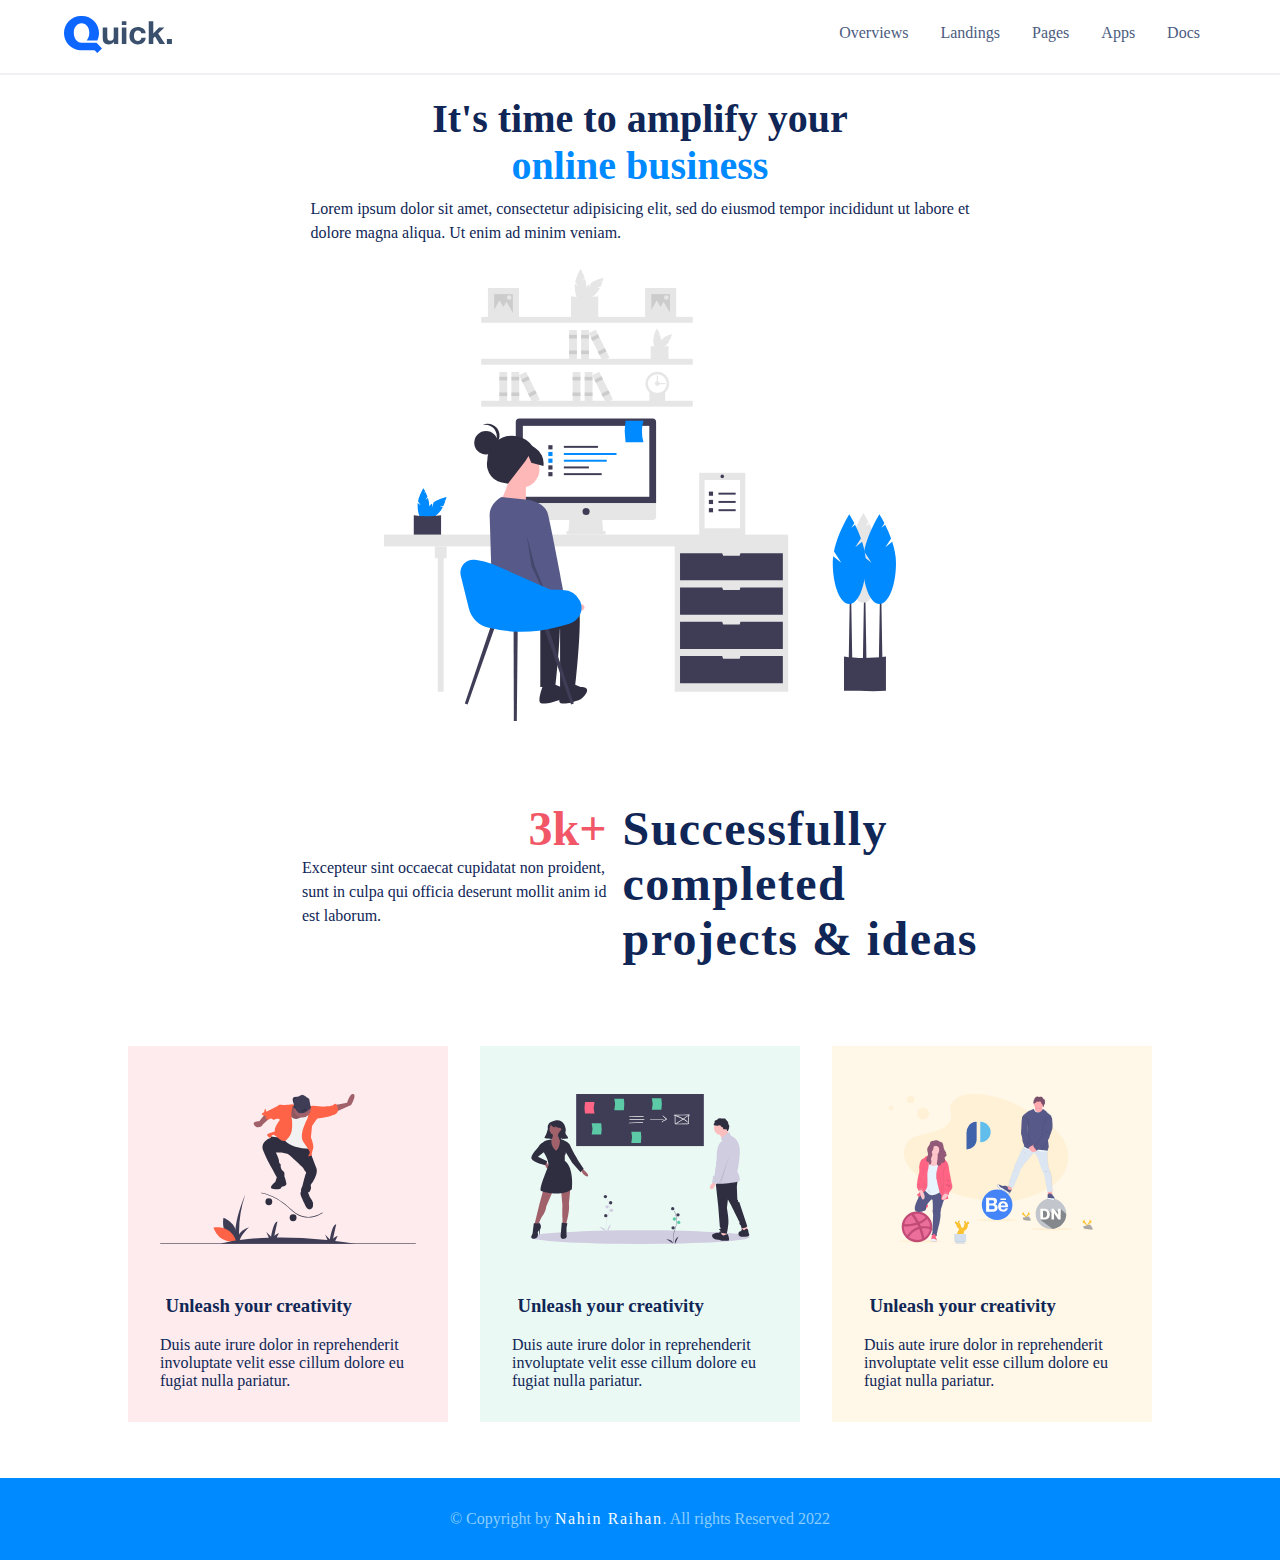
<file: index.html>
<!DOCTYPE html>
<html lang="en">
<head>
  <meta charset="UTF-8">
  <meta name="viewport" content="width=device-width, initial-scale=1.0">
  <meta http-equiv="X-UA-Compatible" content="ie=edge">
  <title>Quick | Amplify your online business</title>
  <link rel="stylesheet" href="css/style.css">
</head>
<body>
  <!-- Header Starts -->
  <header>
    <!-- Logo Section -->
    <div id="logo">
      <img src="images/dark.svg" alt="Quick logo">
    </div>
    <!-- Navigation Bar -->
    <nav>
      <ul>
        <li>
          <a href="#">Overviews</a>
        </li>
        <li>
          <a href="#">Landings</a>
        </li>
        <li>
          <a href="#">Pages</a>
        </li>
        <li>
          <a href="#">Apps</a>
        </li>
        <li>
          <a href="#">Docs</a>
        </li>
      </ul>
    </nav>
  </header>
  <!-- Header Ends -->

  <!-- Main Starts -->
  <main>
    <!-- Section one starts-->
    <section id="one">
      <h1>It's time to amplify your <br><span>online business</span></h1>
      <p>Lorem ipsum dolor sit amet, consectetur adipisicing elit, sed do eiusmod tempor incididunt ut labore et<br>dolore magna aliqua. Ut enim ad minim veniam.</p>
      <img src="images/illustration-1.svg" alt="A girl in front of her serene workplace" class="workspace">
    </section>
    <!-- Section one ends -->

    <!-- Section two starts-->
    <section id="two">
      <!-- Left text -->
      <div id="text-left">
        <h2>3k+</h2>
        <p>Excepteur sint occaecat cupidatat non proident,<br>sunt in culpa qui officia deserunt mollit anim id<br>est laborum.</p>
      </div>
      <!-- Right text -->
      <div id="text-right">
        <h2>Successfully<br>completed<br>projects & ideas</h2>
      </div>
    </section>
    <!-- Section 2 ends -->

    <!-- Section 3 starts-->
    <section id="three">
      <div class="img-container" id="cont-one">
        <div class="img-box">
          <img src="images/illustration-5.svg" alt="A guy skateboarding" class="illustration" id="img-one">
        </div>
        <div class="text-box">
          <h3>Unleash your creativity</h3>
          <p>Duis aute irure dolor in reprehenderit involuptate velit esse cillum dolore eu fugiat nulla pariatur.</p>
        </div>
      </div>

      <div class="img-container" id="cont-two">
        <div class="img-box">
          <img src="images/illustration-6.svg" alt="Two ppl looking at a bulleting board" class="illustration" id="img-two">
        </div>
        <div class="text-box">
          <h3>Unleash your creativity</h3>
          <p>Duis aute irure dolor in reprehenderit involuptate velit esse cillum dolore eu fugiat nulla pariatur.</p>
        </div>
      </div>

      <div class="img-container" id="cont-three">
        <div class="img-box">
          <img src="images/illustration-7.svg" alt="Two dudes doing sth i have no idea" id="img-three" class="illustration">
        </div>
        <div class="text-box">
          <h3>Unleash your creativity</h3>
          <p>Duis aute irure dolor in reprehenderit involuptate velit esse cillum dolore eu fugiat nulla pariatur.</p>
        </div>
      </div>
    </section>
    <!-- Section 3 ends -->

    <!-- Footer Starts -->
    <footer>
      <p>&copy; Copyright by <span>Nahin Raihan</span>. All rights Reserved 2022 </p>
    </footer>
  </main>
</body>
</html>
</file>
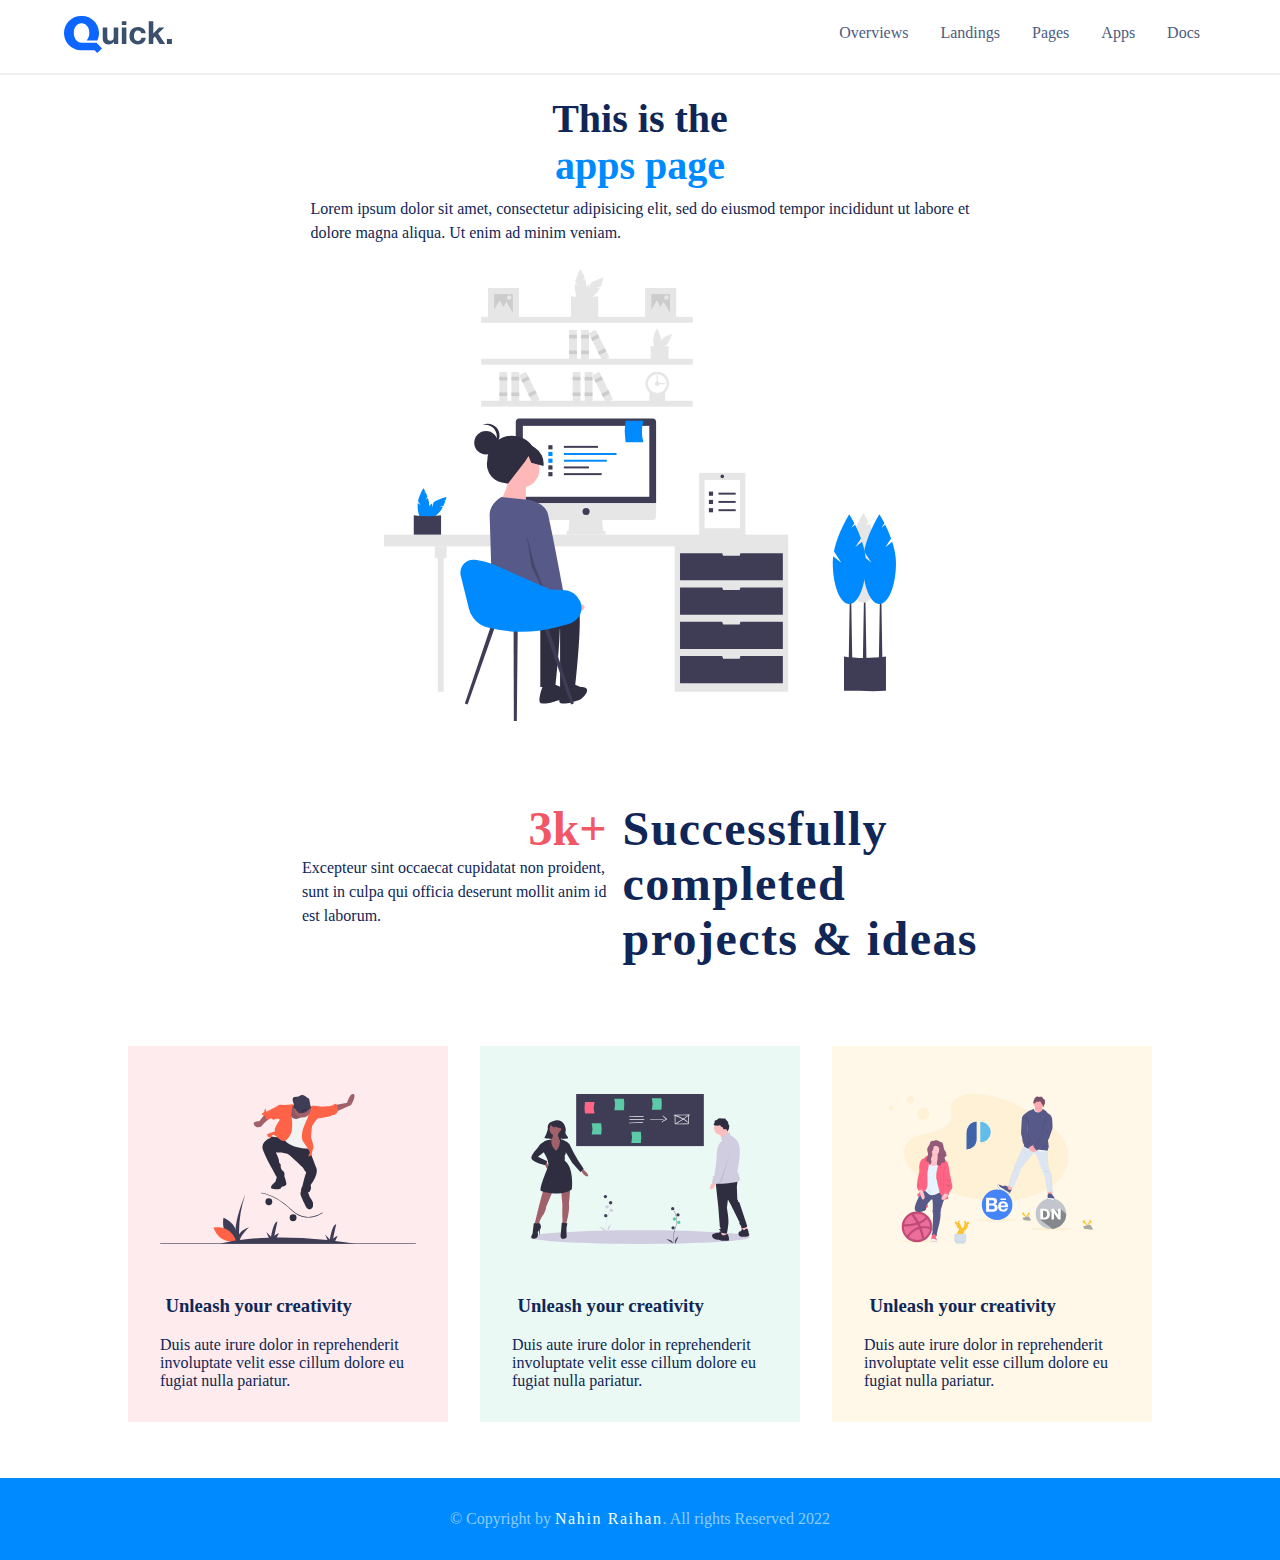
<file: apps.html>
<!DOCTYPE html>
<html lang="en">
<head>
  <meta charset="UTF-8">
  <meta name="viewport" content="width=device-width, initial-scale=1.0">
  <meta http-equiv="X-UA-Compatible" content="ie=edge">
  <title>Quick | Amplify your online business</title>
  <link rel="stylesheet" href="css/style.css">
</head>
<body>
  <!-- Header Starts -->
  <header>
    <!-- Logo Section -->
    <div id="logo">
      <a href="index.html">
        <img src="images/dark.svg" alt="Quick logo">
      </a>
    </div>
    <!-- Navigation Bar -->
    <nav>
      <ul>
        <li>
          <a href="overview.html">Overviews</a>
        </li>
        <li>
          <a href="landings.html">Landings</a>
        </li>
        <li>
          <a href="pages.html">Pages</a>
        </li>
        <li>
          <a href="apps.html">Apps</a>
        </li>
        <li>
          <a href="docs.html">Docs</a>
        </li>
      </ul>
    </nav>
  </header>
  <!-- Header Ends -->

  <!-- Main Starts -->
  <main>
    <!-- Section one starts-->
    <section id="one">
      <h1>This is the <br><span>apps page</span></h1>
      <p>Lorem ipsum dolor sit amet, consectetur adipisicing elit, sed do eiusmod tempor incididunt ut labore et<br>dolore magna aliqua. Ut enim ad minim veniam.</p>
      <img src="images/illustration-1.svg" alt="A girl in front of her serene workplace" class="workspace">
    </section>
    <!-- Section one ends -->

    <!-- Section two starts-->
    <section id="two">
      <!-- Left text -->
      <div id="text-left">
        <h2>3k+</h2>
        <p>Excepteur sint occaecat cupidatat non proident,<br>sunt in culpa qui officia deserunt mollit anim id<br>est laborum.</p>
      </div>
      <!-- Right text -->
      <div id="text-right">
        <h2>Successfully<br>completed<br>projects & ideas</h2>
      </div>
    </section>
    <!-- Section 2 ends -->

    <!-- Section 3 starts-->
    <section id="three">
      <div class="img-container" id="cont-one">
        <div class="img-box">
          <img src="images/illustration-5.svg" alt="A guy skateboarding" class="illustration" id="img-one">
        </div>
        <div class="text-box">
          <h3>Unleash your creativity</h3>
          <p>Duis aute irure dolor in reprehenderit involuptate velit esse cillum dolore eu fugiat nulla pariatur.</p>
        </div>
      </div>

      <div class="img-container" id="cont-two">
        <div class="img-box">
          <img src="images/illustration-6.svg" alt="Two ppl looking at a bulleting board" class="illustration" id="img-two">
        </div>
        <div class="text-box">
          <h3>Unleash your creativity</h3>
          <p>Duis aute irure dolor in reprehenderit involuptate velit esse cillum dolore eu fugiat nulla pariatur.</p>
        </div>
      </div>

      <div class="img-container" id="cont-three">
        <div class="img-box">
          <img src="images/illustration-7.svg" alt="Two dudes doing sth i have no idea" id="img-three" class="illustration">
        </div>
        <div class="text-box">
          <h3>Unleash your creativity</h3>
          <p>Duis aute irure dolor in reprehenderit involuptate velit esse cillum dolore eu fugiat nulla pariatur.</p>
        </div>
      </div>
    </section>
    <!-- Section 3 ends -->

    <!-- Footer Starts -->
    <footer>
      <p>&copy; Copyright by <span>Nahin Raihan</span>. All rights Reserved 2022 </p>
    </footer>
  </main>
</body>
</html>
</file>
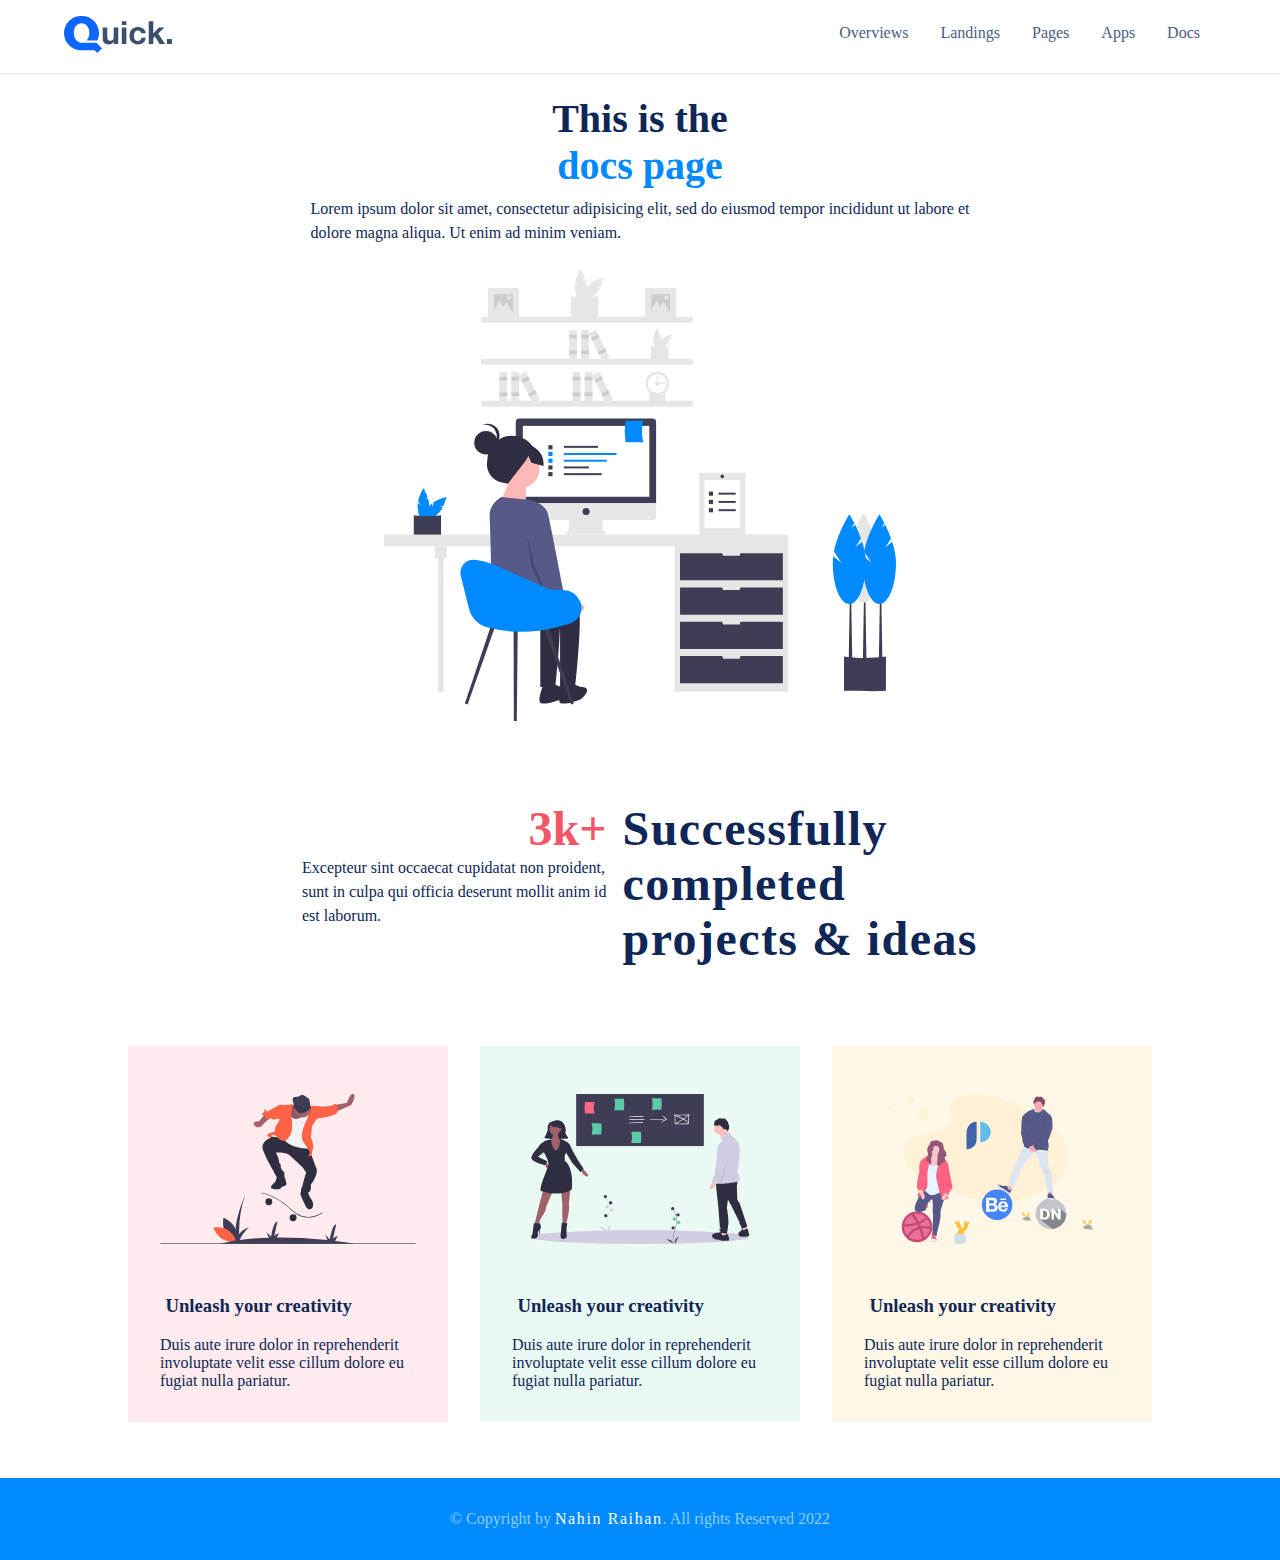
<file: docs.html>
<!DOCTYPE html>
<html lang="en">
<head>
  <meta charset="UTF-8">
  <meta name="viewport" content="width=device-width, initial-scale=1.0">
  <meta http-equiv="X-UA-Compatible" content="ie=edge">
  <title>Quick | Amplify your online business</title>
  <link rel="stylesheet" href="css/style.css">
</head>
<body>
  <!-- Header Starts -->
  <header>
    <!-- Logo Section -->
    <div id="logo">
      <a href="index.html">
        <img src="images/dark.svg" alt="Quick logo">
      </a>
    </div>
    <!-- Navigation Bar -->
    <nav>
      <ul>
        <li>
          <a href="overview.html">Overviews</a>
        </li>
        <li>
          <a href="landings.html">Landings</a>
        </li>
        <li>
          <a href="pages.html">Pages</a>
        </li>
        <li>
          <a href="apps.html">Apps</a>
        </li>
        <li>
          <a href="docs.html">Docs</a>
        </li>
      </ul>
    </nav>
  </header>
  <!-- Header Ends -->

  <!-- Main Starts -->
  <main>
    <!-- Section one starts-->
    <section id="one">
      <h1>This is the <br><span>docs page</span></h1>
      <p>Lorem ipsum dolor sit amet, consectetur adipisicing elit, sed do eiusmod tempor incididunt ut labore et<br>dolore magna aliqua. Ut enim ad minim veniam.</p>
      <img src="images/illustration-1.svg" alt="A girl in front of her serene workplace" class="workspace">
    </section>
    <!-- Section one ends -->

    <!-- Section two starts-->
    <section id="two">
      <!-- Left text -->
      <div id="text-left">
        <h2>3k+</h2>
        <p>Excepteur sint occaecat cupidatat non proident,<br>sunt in culpa qui officia deserunt mollit anim id<br>est laborum.</p>
      </div>
      <!-- Right text -->
      <div id="text-right">
        <h2>Successfully<br>completed<br>projects & ideas</h2>
      </div>
    </section>
    <!-- Section 2 ends -->

    <!-- Section 3 starts-->
    <section id="three">
      <div class="img-container" id="cont-one">
        <div class="img-box">
          <img src="images/illustration-5.svg" alt="A guy skateboarding" class="illustration" id="img-one">
        </div>
        <div class="text-box">
          <h3>Unleash your creativity</h3>
          <p>Duis aute irure dolor in reprehenderit involuptate velit esse cillum dolore eu fugiat nulla pariatur.</p>
        </div>
      </div>

      <div class="img-container" id="cont-two">
        <div class="img-box">
          <img src="images/illustration-6.svg" alt="Two ppl looking at a bulleting board" class="illustration" id="img-two">
        </div>
        <div class="text-box">
          <h3>Unleash your creativity</h3>
          <p>Duis aute irure dolor in reprehenderit involuptate velit esse cillum dolore eu fugiat nulla pariatur.</p>
        </div>
      </div>

      <div class="img-container" id="cont-three">
        <div class="img-box">
          <img src="images/illustration-7.svg" alt="Two dudes doing sth i have no idea" id="img-three" class="illustration">
        </div>
        <div class="text-box">
          <h3>Unleash your creativity</h3>
          <p>Duis aute irure dolor in reprehenderit involuptate velit esse cillum dolore eu fugiat nulla pariatur.</p>
        </div>
      </div>
    </section>
    <!-- Section 3 ends -->

    <!-- Footer Starts -->
    <footer>
      <p>&copy; Copyright by <span>Nahin Raihan</span>. All rights Reserved 2022 </p>
    </footer>
  </main>
</body>
</html>
</file>
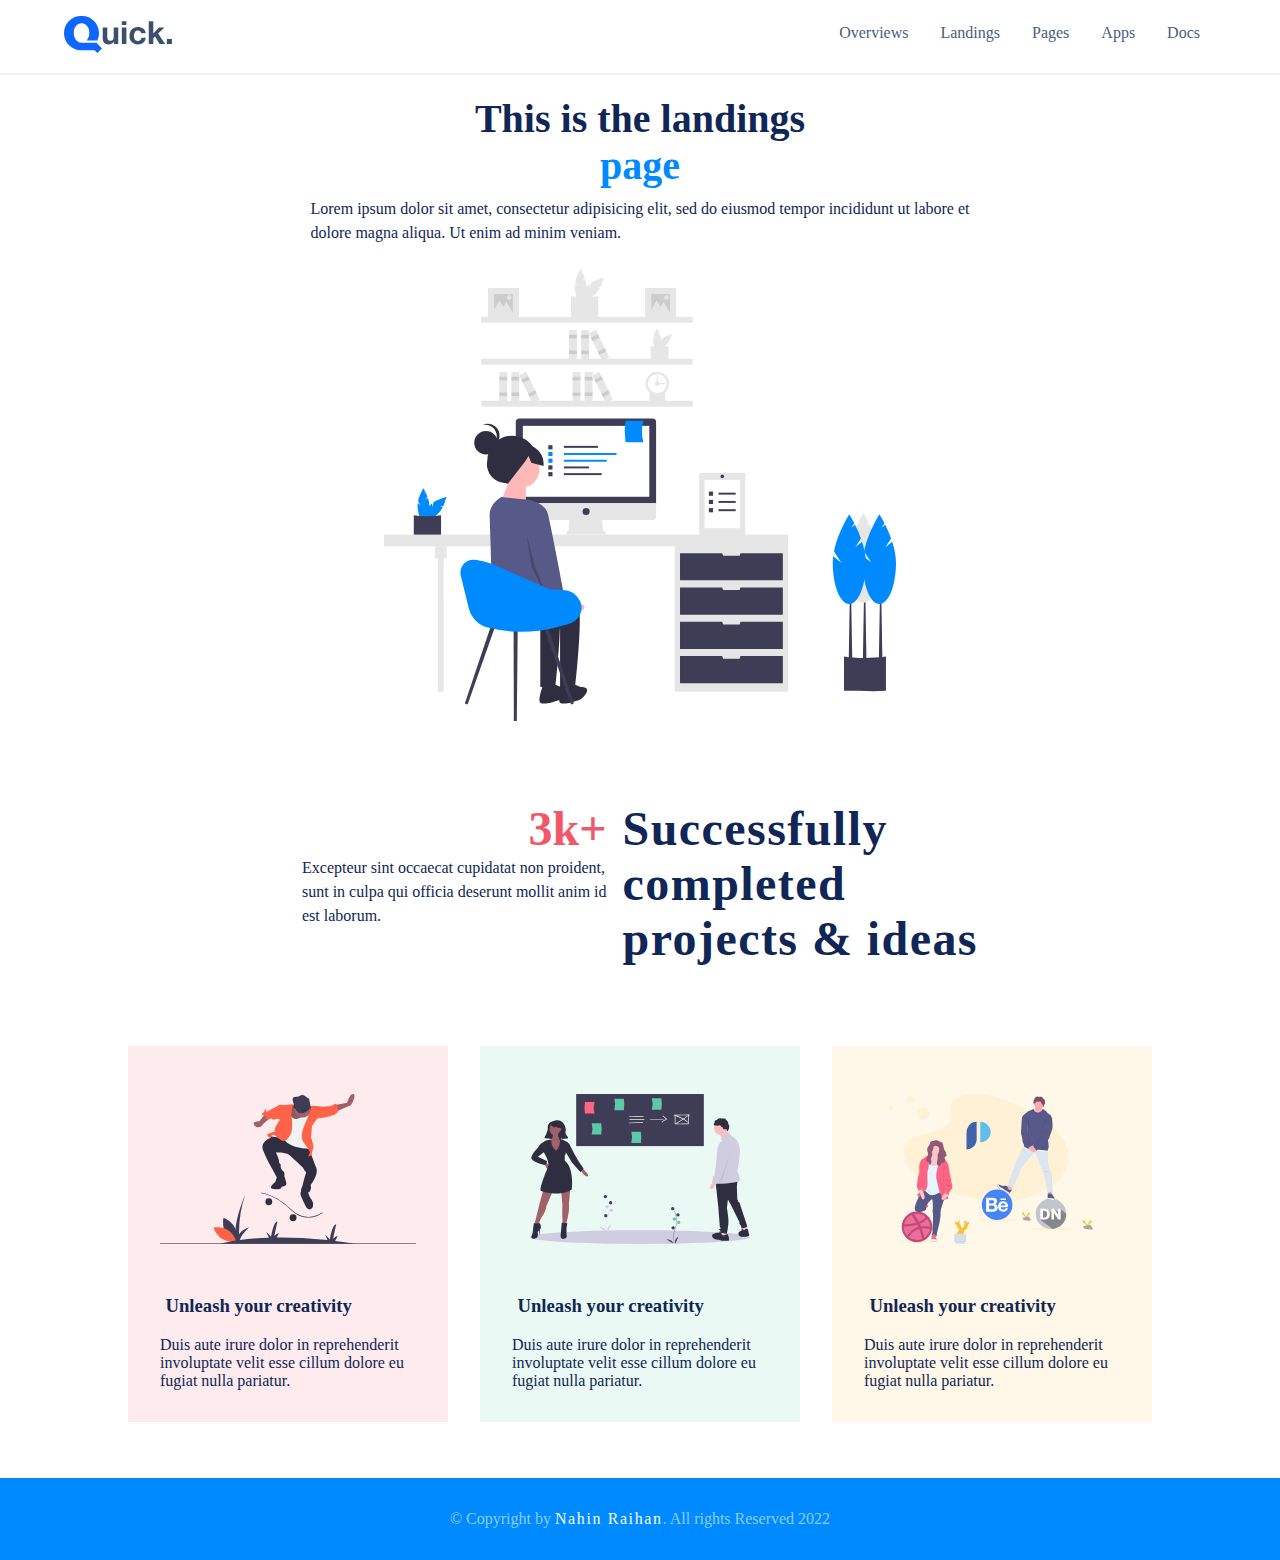
<file: landings.html>
<!DOCTYPE html>
<html lang="en">
<head>
  <meta charset="UTF-8">
  <meta name="viewport" content="width=device-width, initial-scale=1.0">
  <meta http-equiv="X-UA-Compatible" content="ie=edge">
  <title>Quick | Amplify your online business</title>
  <link rel="stylesheet" href="css/style.css">
</head>
<body>
  <!-- Header Starts -->
  <header>
    <!-- Logo Section -->
    <div id="logo">
      <a href="index.html">
        <img src="images/dark.svg" alt="Quick logo">
      </a>
    </div>
    <!-- Navigation Bar -->
    <nav>
      <ul>
        <li>
          <a href="overview.html">Overviews</a>
        </li>
        <li>
          <a href="landings.html">Landings</a>
        </li>
        <li>
          <a href="pages.html">Pages</a>
        </li>
        <li>
          <a href="apps.html">Apps</a>
        </li>
        <li>
          <a href="docs.html">Docs</a>
        </li>
      </ul>
    </nav>
  </header>
  <!-- Header Ends -->

  <!-- Main Starts -->
  <main>
    <!-- Section one starts-->
    <section id="one">
      <h1>This is the landings <br><span>page</span></h1>
      <p>Lorem ipsum dolor sit amet, consectetur adipisicing elit, sed do eiusmod tempor incididunt ut labore et<br>dolore magna aliqua. Ut enim ad minim veniam.</p>
      <img src="images/illustration-1.svg" alt="A girl in front of her serene workplace" class="workspace">
    </section>
    <!-- Section one ends -->

    <!-- Section two starts-->
    <section id="two">
      <!-- Left text -->
      <div id="text-left">
        <h2>3k+</h2>
        <p>Excepteur sint occaecat cupidatat non proident,<br>sunt in culpa qui officia deserunt mollit anim id<br>est laborum.</p>
      </div>
      <!-- Right text -->
      <div id="text-right">
        <h2>Successfully<br>completed<br>projects & ideas</h2>
      </div>
    </section>
    <!-- Section 2 ends -->

    <!-- Section 3 starts-->
    <section id="three">
      <div class="img-container" id="cont-one">
        <div class="img-box">
          <img src="images/illustration-5.svg" alt="A guy skateboarding" class="illustration" id="img-one">
        </div>
        <div class="text-box">
          <h3>Unleash your creativity</h3>
          <p>Duis aute irure dolor in reprehenderit involuptate velit esse cillum dolore eu fugiat nulla pariatur.</p>
        </div>
      </div>

      <div class="img-container" id="cont-two">
        <div class="img-box">
          <img src="images/illustration-6.svg" alt="Two ppl looking at a bulleting board" class="illustration" id="img-two">
        </div>
        <div class="text-box">
          <h3>Unleash your creativity</h3>
          <p>Duis aute irure dolor in reprehenderit involuptate velit esse cillum dolore eu fugiat nulla pariatur.</p>
        </div>
      </div>

      <div class="img-container" id="cont-three">
        <div class="img-box">
          <img src="images/illustration-7.svg" alt="Two dudes doing sth i have no idea" id="img-three" class="illustration">
        </div>
        <div class="text-box">
          <h3>Unleash your creativity</h3>
          <p>Duis aute irure dolor in reprehenderit involuptate velit esse cillum dolore eu fugiat nulla pariatur.</p>
        </div>
      </div>
    </section>
    <!-- Section 3 ends -->

    <!-- Footer Starts -->
    <footer>
      <p>&copy; Copyright by <span>Nahin Raihan</span>. All rights Reserved 2022 </p>
    </footer>
  </main>
</body>
</html>
</file>
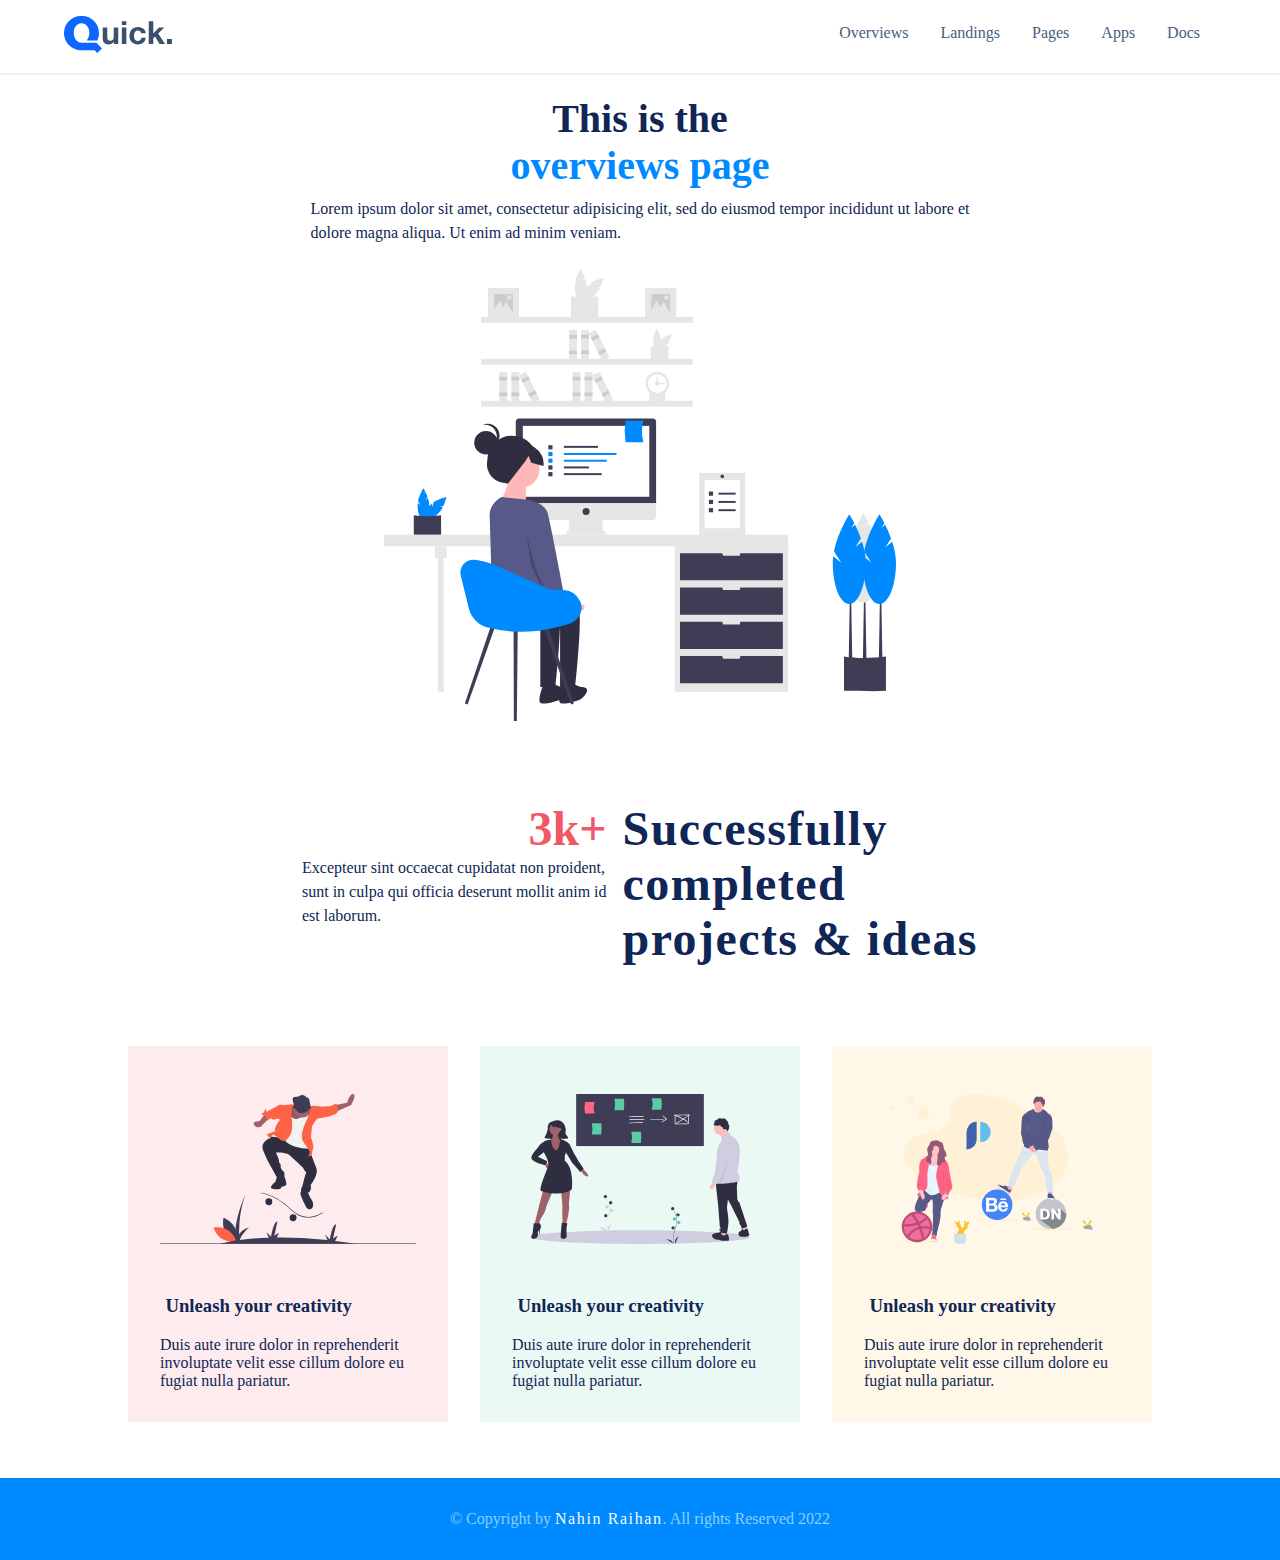
<file: overview.html>
<!DOCTYPE html>
<html lang="en">
<head>
  <meta charset="UTF-8">
  <meta name="viewport" content="width=device-width, initial-scale=1.0">
  <meta http-equiv="X-UA-Compatible" content="ie=edge">
  <title>Quick | Amplify your online business</title>
  <link rel="stylesheet" href="css/style.css">
</head>
<body>
  <!-- Header Starts -->
  <header>
    <!-- Logo Section -->
    <div id="logo">
      <a href="index.html">
        <img src="images/dark.svg" alt="Quick logo">
      </a>
    </div>
    <!-- Navigation Bar -->
    <nav>
      <ul>
        <li>
          <a href="overview.html">Overviews</a>
        </li>
        <li>
          <a href="landings.html">Landings</a>
        </li>
        <li>
          <a href="pages.html">Pages</a>
        </li>
        <li>
          <a href="apps.html">Apps</a>
        </li>
        <li>
          <a href="docs.html">Docs</a>
        </li>
      </ul>
    </nav>
  </header>
  <!-- Header Ends -->

  <!-- Main Starts -->
  <main>
    <!-- Section one starts-->
    <section id="one">
      <h1>This is the <br><span>overviews page</span></h1>
      <p>Lorem ipsum dolor sit amet, consectetur adipisicing elit, sed do eiusmod tempor incididunt ut labore et<br>dolore magna aliqua. Ut enim ad minim veniam.</p>
      <img src="images/illustration-1.svg" alt="A girl in front of her serene workplace" class="workspace">
    </section>
    <!-- Section one ends -->

    <!-- Section two starts-->
    <section id="two">
      <!-- Left text -->
      <div id="text-left">
        <h2>3k+</h2>
        <p>Excepteur sint occaecat cupidatat non proident,<br>sunt in culpa qui officia deserunt mollit anim id<br>est laborum.</p>
      </div>
      <!-- Right text -->
      <div id="text-right">
        <h2>Successfully<br>completed<br>projects & ideas</h2>
      </div>
    </section>
    <!-- Section 2 ends -->

    <!-- Section 3 starts-->
    <section id="three">
      <div class="img-container" id="cont-one">
        <div class="img-box">
          <img src="images/illustration-5.svg" alt="A guy skateboarding" class="illustration" id="img-one">
        </div>
        <div class="text-box">
          <h3>Unleash your creativity</h3>
          <p>Duis aute irure dolor in reprehenderit involuptate velit esse cillum dolore eu fugiat nulla pariatur.</p>
        </div>
      </div>

      <div class="img-container" id="cont-two">
        <div class="img-box">
          <img src="images/illustration-6.svg" alt="Two ppl looking at a bulleting board" class="illustration" id="img-two">
        </div>
        <div class="text-box">
          <h3>Unleash your creativity</h3>
          <p>Duis aute irure dolor in reprehenderit involuptate velit esse cillum dolore eu fugiat nulla pariatur.</p>
        </div>
      </div>

      <div class="img-container" id="cont-three">
        <div class="img-box">
          <img src="images/illustration-7.svg" alt="Two dudes doing sth i have no idea" id="img-three" class="illustration">
        </div>
        <div class="text-box">
          <h3>Unleash your creativity</h3>
          <p>Duis aute irure dolor in reprehenderit involuptate velit esse cillum dolore eu fugiat nulla pariatur.</p>
        </div>
      </div>
    </section>
    <!-- Section 3 ends -->

    <!-- Footer Starts -->
    <footer>
      <p>&copy; Copyright by <span>Nahin Raihan</span>. All rights Reserved 2022 </p>
    </footer>
  </main>
</body>
</html>
</file>
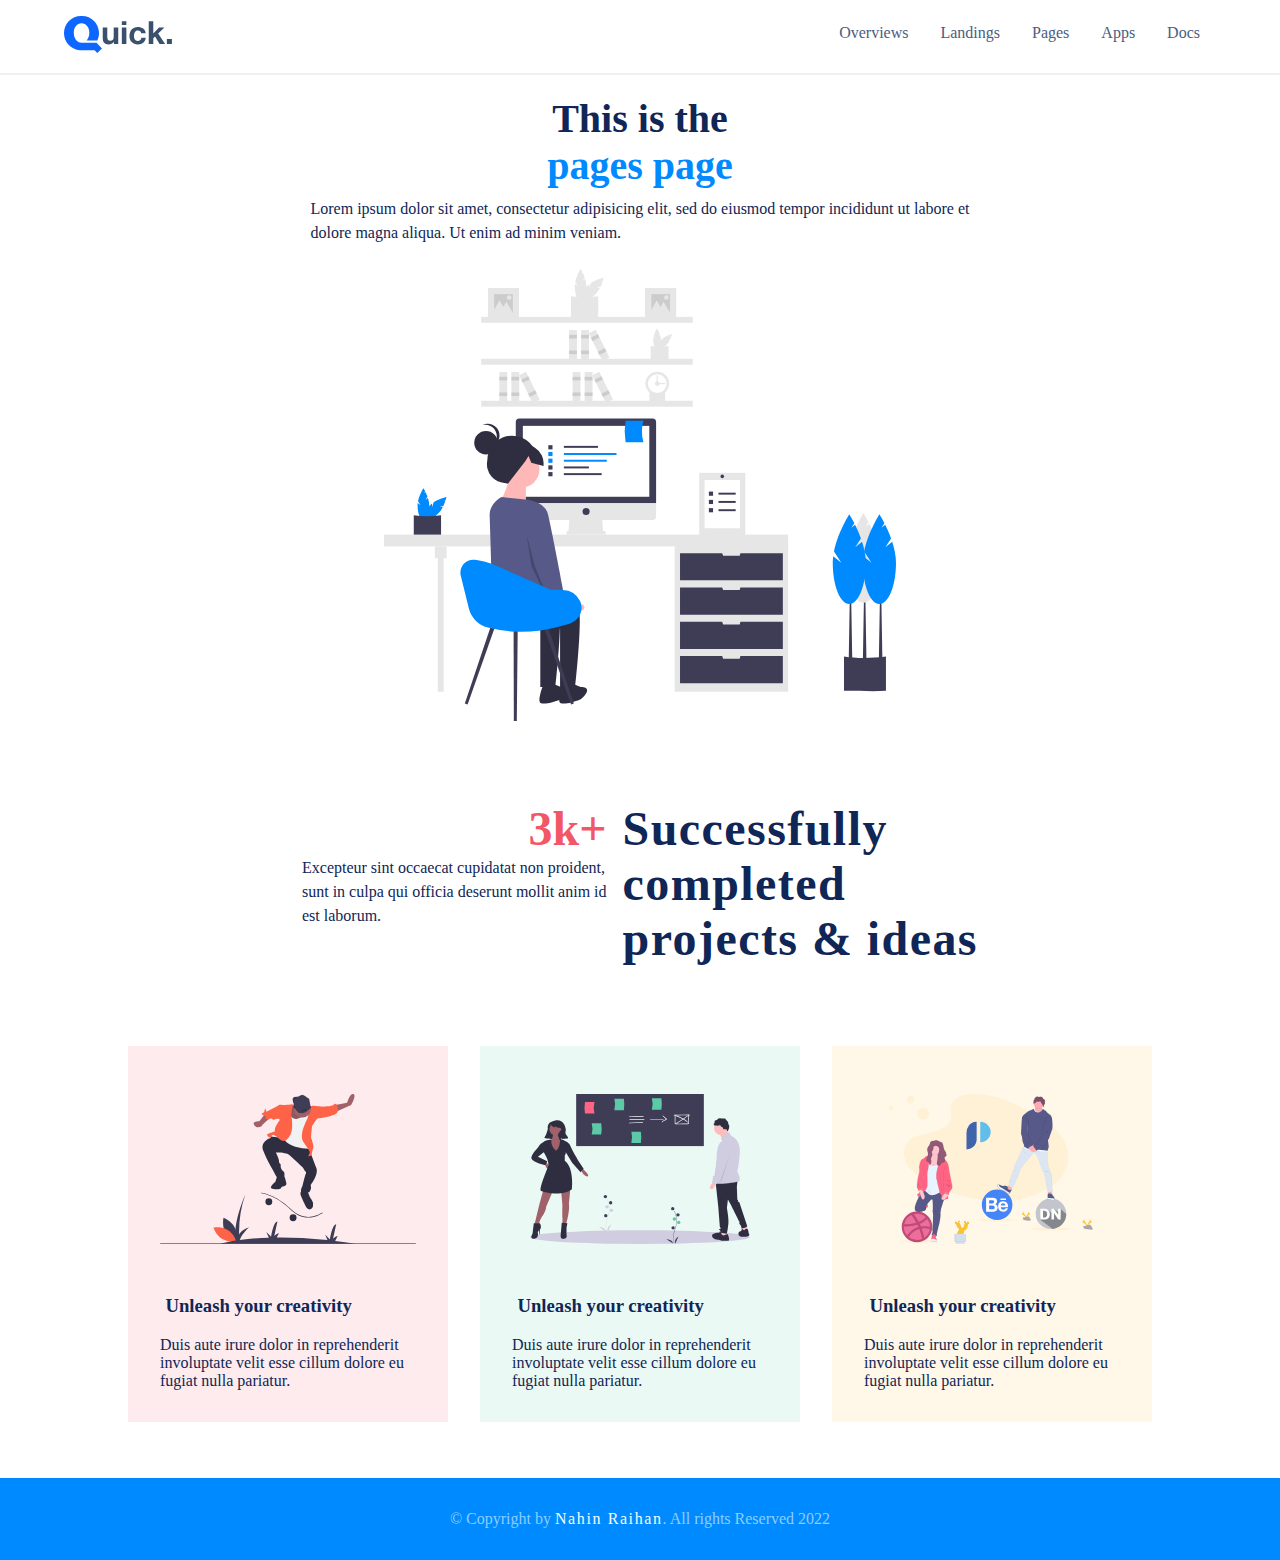
<file: pages.html>
<!DOCTYPE html>
<html lang="en">
<head>
  <meta charset="UTF-8">
  <meta name="viewport" content="width=device-width, initial-scale=1.0">
  <meta http-equiv="X-UA-Compatible" content="ie=edge">
  <title>Quick | Amplify your online business</title>
  <link rel="stylesheet" href="css/style.css">
</head>
<body>
  <!-- Header Starts -->
  <header>
    <!-- Logo Section -->
    <div id="logo">
      <a href="index.html">
        <img src="images/dark.svg" alt="Quick logo">
      </a>
    </div>
    <!-- Navigation Bar -->
    <nav>
      <ul>
        <li>
          <a href="overview.html">Overviews</a>
        </li>
        <li>
          <a href="landings.html">Landings</a>
        </li>
        <li>
          <a href="pages.html">Pages</a>
        </li>
        <li>
          <a href="apps.html">Apps</a>
        </li>
        <li>
          <a href="docs.html">Docs</a>
        </li>
      </ul>
    </nav>
  </header>
  <!-- Header Ends -->

  <!-- Main Starts -->
  <main>
    <!-- Section one starts-->
    <section id="one">
      <h1>This is the <br><span>pages page</span></h1>
      <p>Lorem ipsum dolor sit amet, consectetur adipisicing elit, sed do eiusmod tempor incididunt ut labore et<br>dolore magna aliqua. Ut enim ad minim veniam.</p>
      <img src="images/illustration-1.svg" alt="A girl in front of her serene workplace" class="workspace">
    </section>
    <!-- Section one ends -->

    <!-- Section two starts-->
    <section id="two">
      <!-- Left text -->
      <div id="text-left">
        <h2>3k+</h2>
        <p>Excepteur sint occaecat cupidatat non proident,<br>sunt in culpa qui officia deserunt mollit anim id<br>est laborum.</p>
      </div>
      <!-- Right text -->
      <div id="text-right">
        <h2>Successfully<br>completed<br>projects & ideas</h2>
      </div>
    </section>
    <!-- Section 2 ends -->

    <!-- Section 3 starts-->
    <section id="three">
      <div class="img-container" id="cont-one">
        <div class="img-box">
          <img src="images/illustration-5.svg" alt="A guy skateboarding" class="illustration" id="img-one">
        </div>
        <div class="text-box">
          <h3>Unleash your creativity</h3>
          <p>Duis aute irure dolor in reprehenderit involuptate velit esse cillum dolore eu fugiat nulla pariatur.</p>
        </div>
      </div>

      <div class="img-container" id="cont-two">
        <div class="img-box">
          <img src="images/illustration-6.svg" alt="Two ppl looking at a bulleting board" class="illustration" id="img-two">
        </div>
        <div class="text-box">
          <h3>Unleash your creativity</h3>
          <p>Duis aute irure dolor in reprehenderit involuptate velit esse cillum dolore eu fugiat nulla pariatur.</p>
        </div>
      </div>

      <div class="img-container" id="cont-three">
        <div class="img-box">
          <img src="images/illustration-7.svg" alt="Two dudes doing sth i have no idea" id="img-three" class="illustration">
        </div>
        <div class="text-box">
          <h3>Unleash your creativity</h3>
          <p>Duis aute irure dolor in reprehenderit involuptate velit esse cillum dolore eu fugiat nulla pariatur.</p>
        </div>
      </div>
    </section>
    <!-- Section 3 ends -->

    <!-- Footer Starts -->
    <footer>
      <p>&copy; Copyright by <span>Nahin Raihan</span>. All rights Reserved 2022 </p>
    </footer>
  </main>
</body>
</html>
</file>
<file: css/style.css>
* {
  margin: 0;
  padding: 0;
  font-family: Calibri;
}

/* Header css */
header {
  display: flex;
  width: 100%;
  justify-content: space-between;
  border-bottom: 0.15em #EEF0F3 solid;
}


/* Logo css */
#logo {
  padding: 1em 0em 1em 4em;
}

/* Nav Bar css */
nav {
}

nav ul {
  list-style-type: none;
  display: flex;
  align-items: center;
  padding-right: 4em;
  padding-top: 0.5em;
}

nav ul li {
  padding: 1em 1em 1em 1em;
}

nav ul li a {
  text-decoration: none;
  color: #4B5C80;
}

nav ul li a:hover {
  color: #008AFF;
}

/* Section one css */
#one {
  display: flex;
  flex-direction: column;
  align-items: center;
}

#one h1, p {
  text-align: center;
}

#one h1 {
  font-size: 2.5rem;
  color: #0F2656;
  padding-top: 0.5em;
}

#one h1 span {
  color: #008AFF;
}

#one p {
  padding-top: 0.5em;
  padding-bottom: 1.5em;
  color: #0F2656;
  line-height: 1.5em;
}

#one .workspace {
  width: 40%;
}

/* Section two css */
#two {
  display: flex;
  justify-content: center;
  padding-top: 5em;
}

#two #text-left {
  margin-right: 1em;
  text-align: right;
}

#two #text-left h2{
  font-size: 3rem;
  color: #F15767;
}

#two #text-left p {
  line-height: 1.5em;
  color: #0F2656;
}

#two #text-right {
}

#two #text-right h2 {
  font-size: 3rem;
  letter-spacing: 0.03em;
  color: #0F2656;
}

/* Section three css */
#three {
  display: flex;
  justify-content: center;
  padding-top: 4em;
  padding-bottom: 2.5em;
}

#three .img-container {
  width: 25%;
  margin: 1em;
}

.img-box {
  padding-bottom: 2em;
  padding-top: 0;
}

.text-box {
  padding-bottom: 2em;
}

#three .img-container .illustration {
  display: block;
  width: 80%;
  height: 150px;
  margin: auto;
  padding-top: 3em;
}

#three .img-container h3, p{
  text-align: left;
  color: #0F2656;
}

#three .img-container h3 {
  padding: 1em 2em;
}

#three .img-container p {
  padding: 0.005em 2em;
}

#three #cont-one {
  background-color: #FDEBED;
}

#three #cont-two {
  background-color: #EBF9F4;
}

#three #cont-three {
  background-color: #FFF7E8;
}

/* Footer css */
footer {
  background-color: #008AFF;
  height: 20%;
  padding: 2em;
}

footer p {
  text-align: center;
  color: #8BCEFF;
}

footer p span {
  color: #F7FCFF;
  letter-spacing: 0.1em;
}

/* media query for small phones */

@media screen and (max-width: 600px) {
  body {
    width: 100%;
    font-size: 1rem;
  }

  header {
    display: block;
    width: 100%;
  }

  #logo {
    display: block;
    text-align: center;
    padding: 1em 0 1em 0;
    margin: 0;
  }

  nav ul {
    display: flex;
    width: 100%;
    justify-content: space-around;
    padding: 0 0 1em 0;
  }

  nav ul li {
    padding: 0;
  }

  #one p {
    text-align: center;
  }

  #two {
    display: block;
    padding-top: 5em;
    text-align: center;
    margin: 0 auto;
  }

  #two #text-left {
    text-align: center;
  }

  #two #text-left p {
    text-align: center;
  }

  #three {
    display: block;
    width: 100%;
    padding-top: 4em;
    padding-bottom: 2.5em;
  }

  #three .img-container {
    width: 80%;
    margin: 0 auto;
  }
}
</file>
